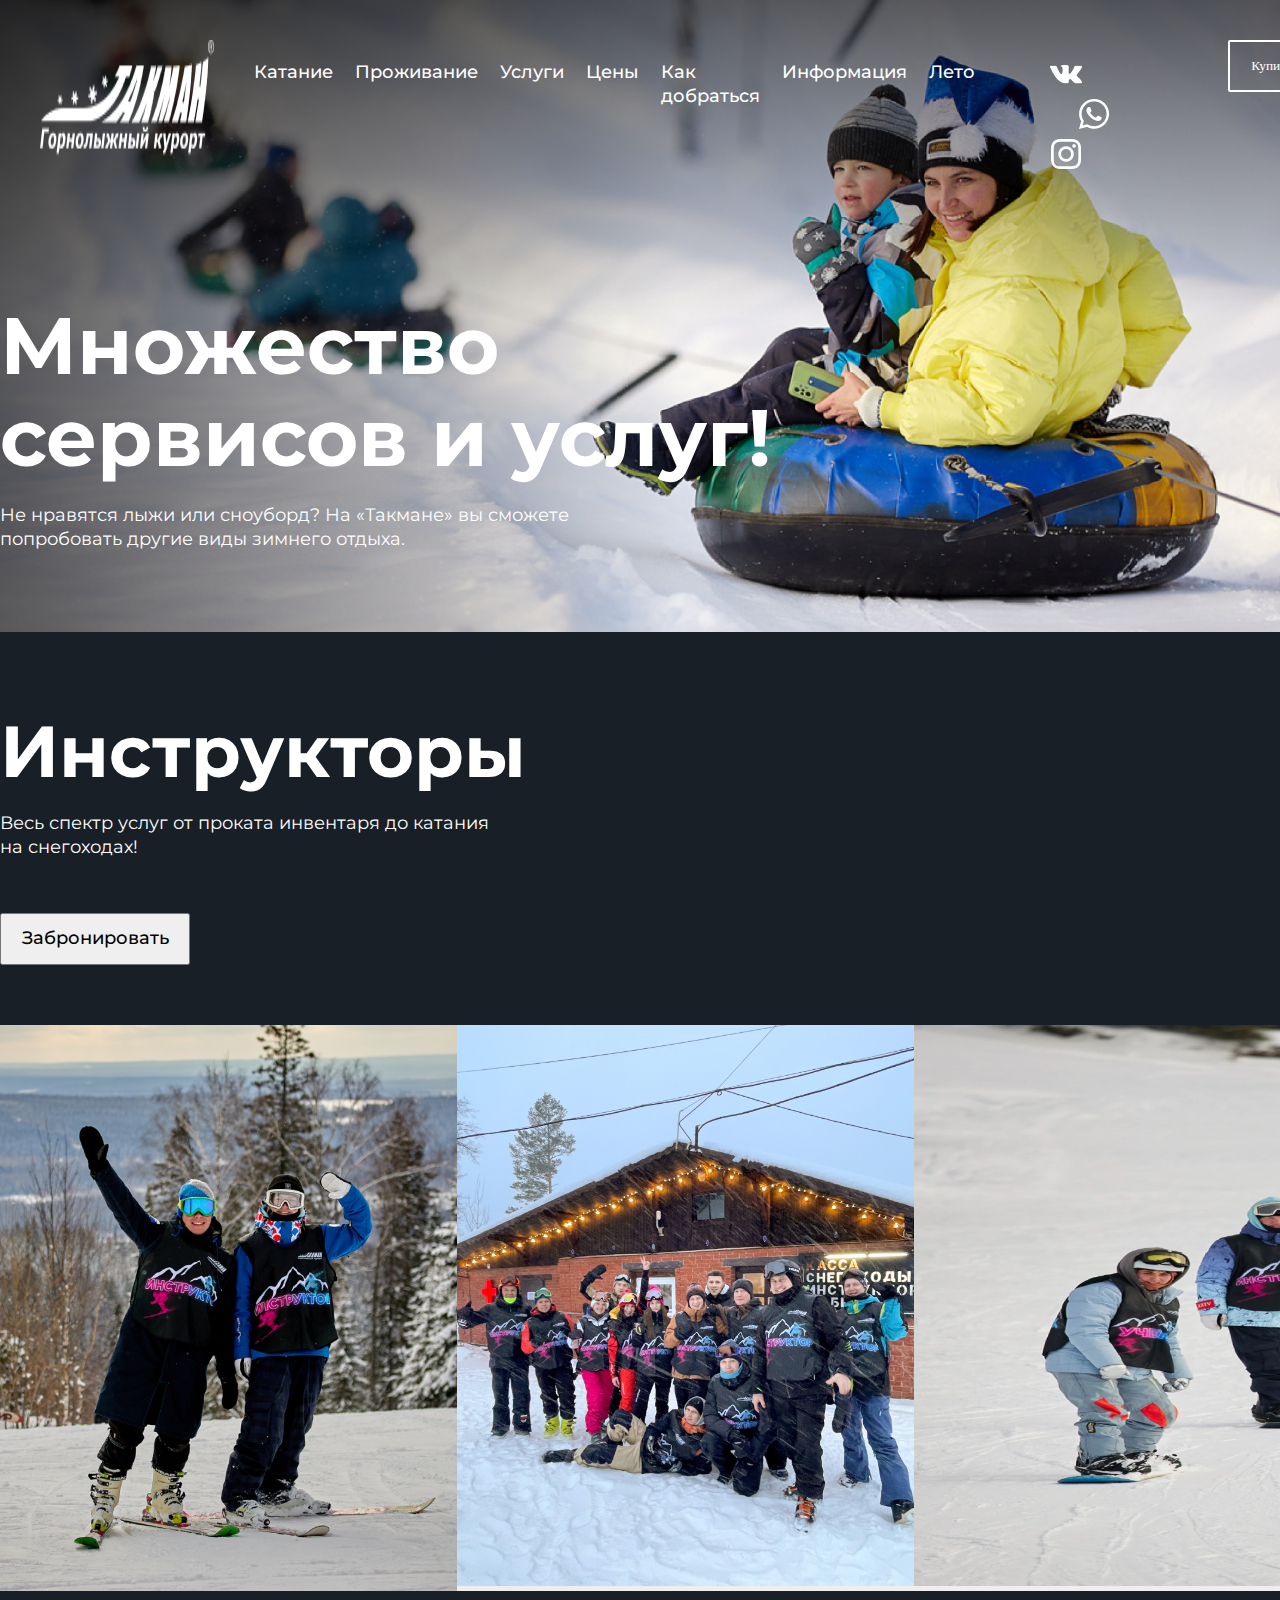
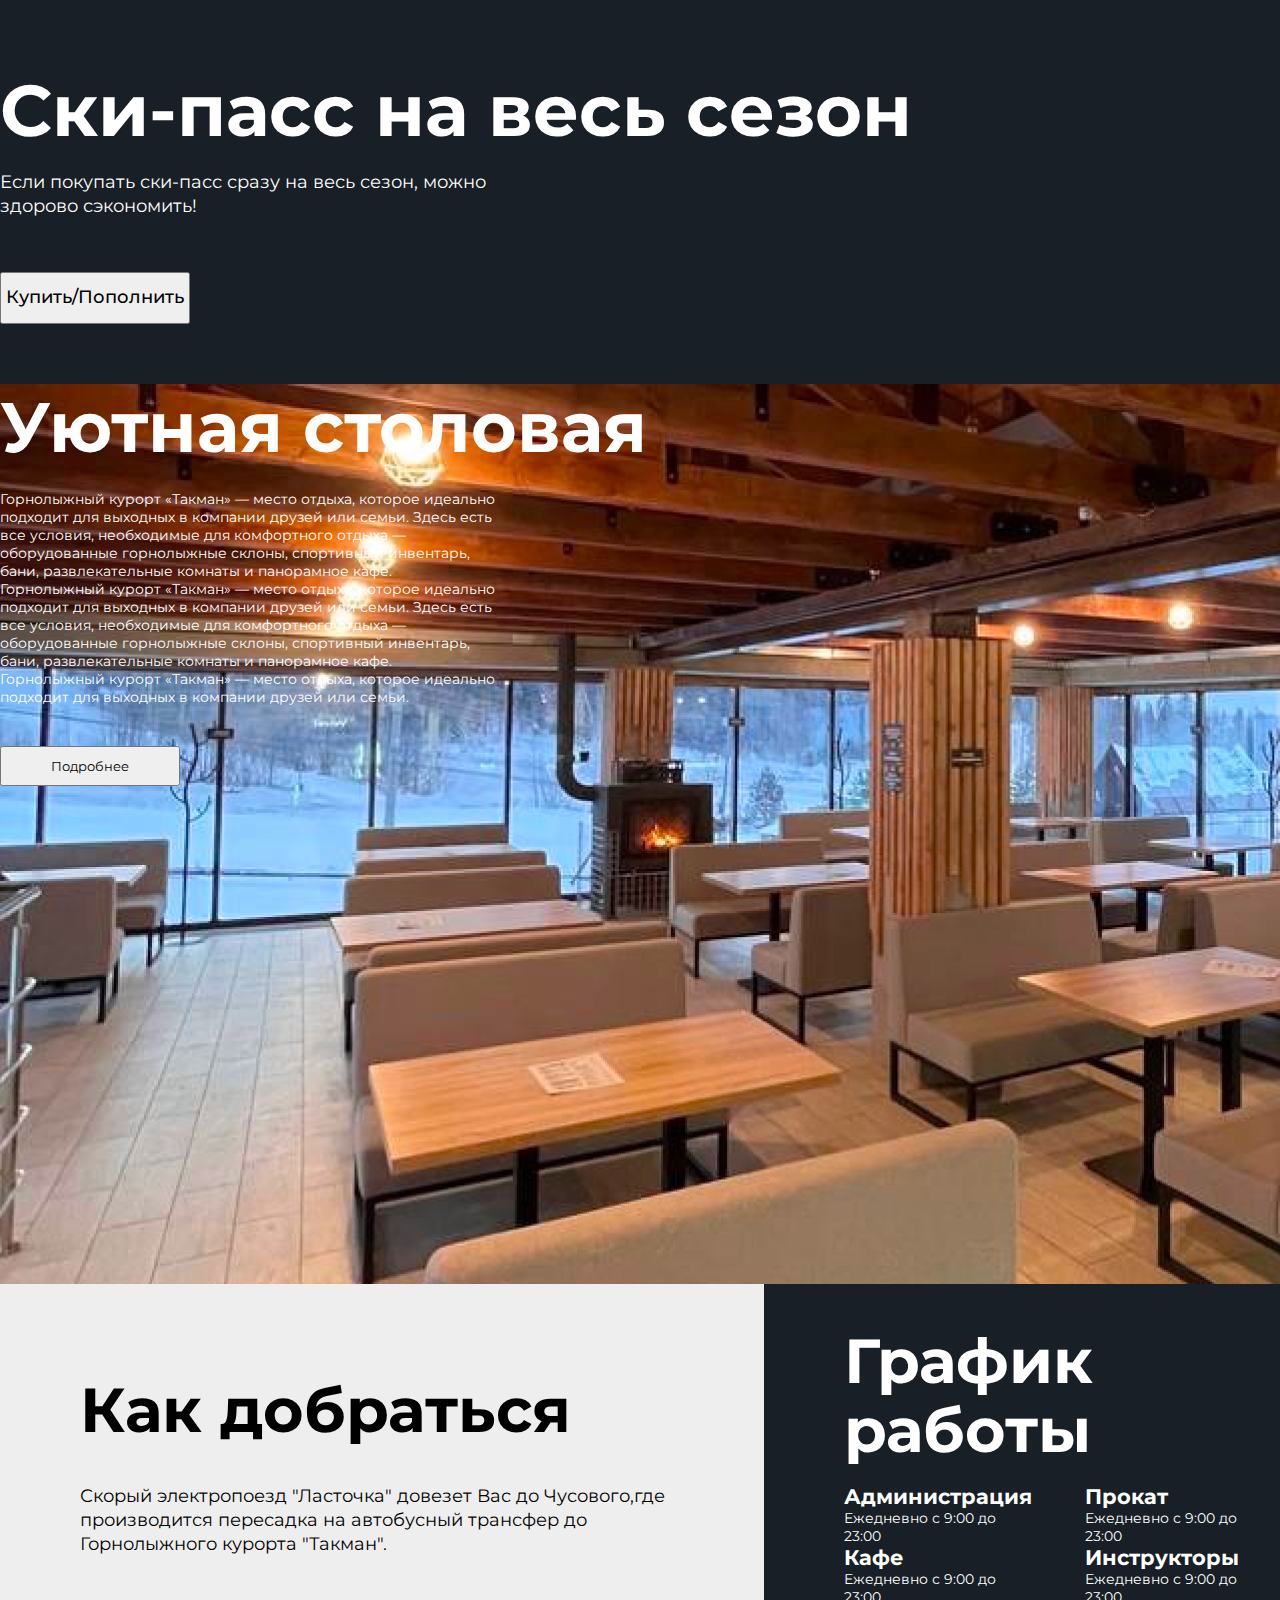
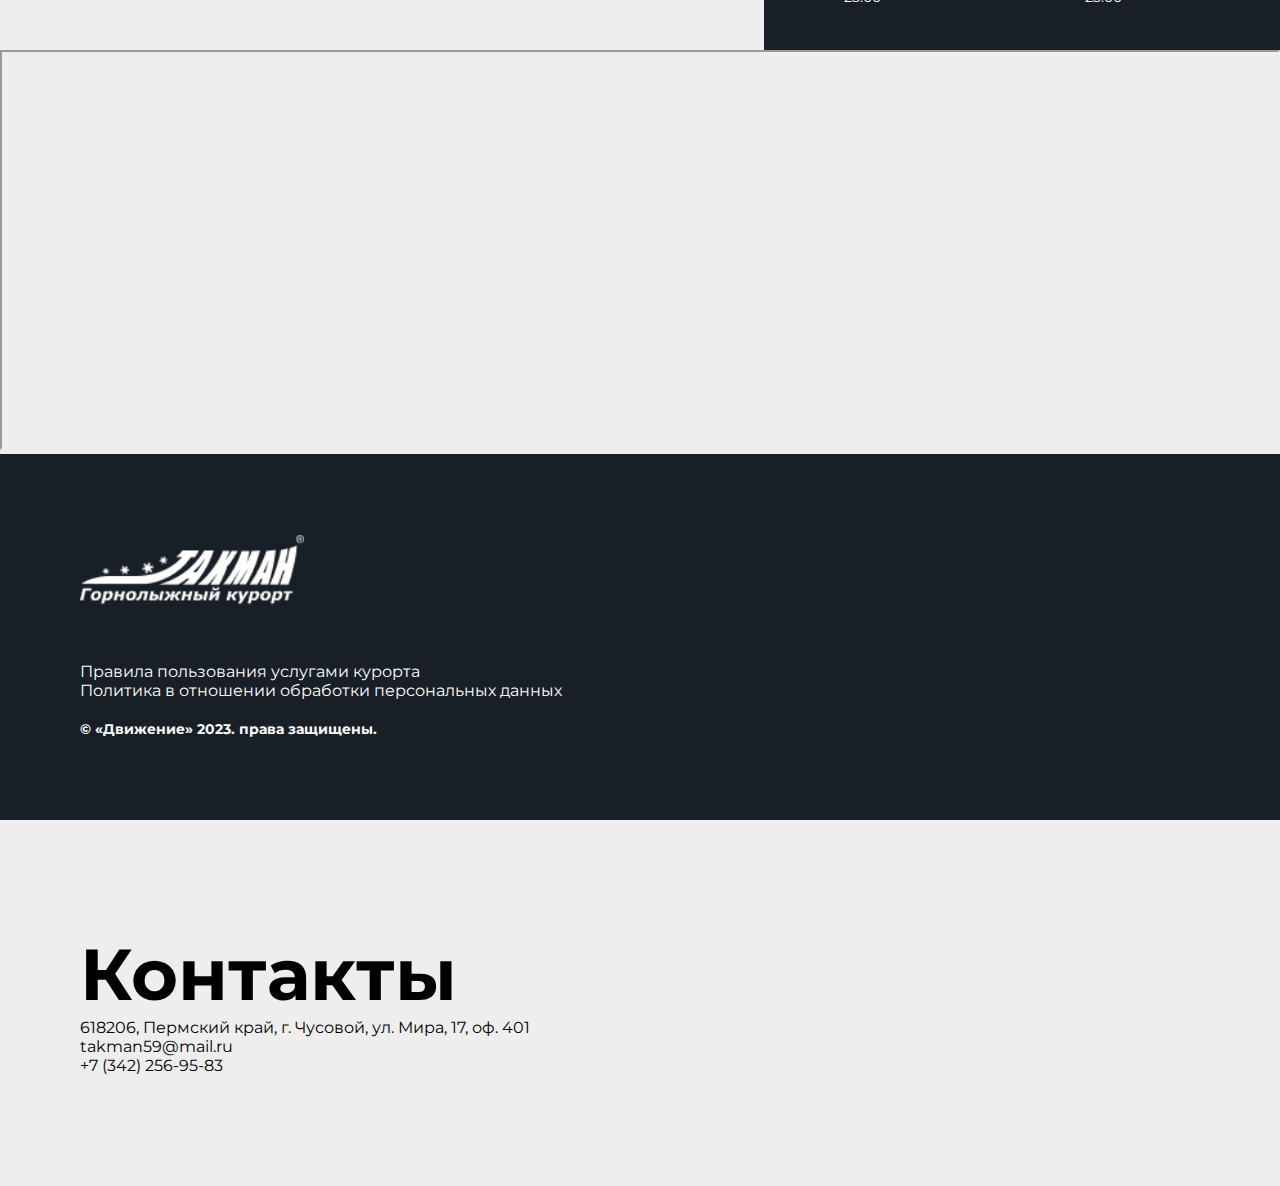
<file: service.html>
<!DOCTYPE html>
<html lang="en">
  <head>
    <meta charset="UTF-8" />
    <meta name="viewport" content="width=device-width, initial-scale=1.0" />
    <link rel="stylesheet" href="./service.css" />
    <link rel="stylesheet" href="./mobile-service.css" />
    <link rel="shortcut icon" href="img/icon.png" type="image/x-icon">
    <link rel="stylesheet"
      href="https://cdn.jsdelivr.net/npm/swiper@11/swiper-bundle.min.css"
    />
    <title>Service</title>
  </head>
  <body>
    <header class="header">
      <div class="container">
        <div class="header__nav">
          <img
            class="header_nav_logo"
            src="./img/такман.png"
            alt="headerLogo"
          />
          <ul class="header_nav_list">
            <li><a class="header_list_a" href="index.html">Катание</a></li>
            <li><a class="header_list_a" href="">Проживание</a></li>
            <li><a class="header_list_a" href="">Услуги</a></li>
            <li><a class="header_list_a" href="">Цены</a></li>
            <li><a class="header_list_a" href="">Как добраться</a></li>
            <li><a class="header_list_a" href="">Информация</a></li>
            <li><a class="header_list_a" href="">Лето</a></li>
          </ul>
          <div onclick="showBurger()" class="burger"></div>
          <div class="social__network">
            <img class="vk social" src="./img/vk-icon-white.png" alt="vk" />
            <img
              class="whatsapp social"
              src="./img/whatsapp-icon-white.png"
              alt="whatsapp"
            />
            <a href=""
              ><img
                class="instagram social"
                src="./img/instagram-icon-white.png"
                alt="instagram"
              />
            </a>
          </div>
          <button class="header_nav_btn">Купить онлайн</button>
        </div>
      </div>
    </header>
    <main>
      <section class="banner">
        <div class="container">
          <div class="banner__txt">
            <h1>Множество сервисов и услуг!</h1>
            <p>
              Не нравятся лыжи или сноуборд? На «Такмане» вы сможете попробовать
              другие виды зимнего отдыха.
            </p>
          </div>
        </div>
      </section>
      <section class="instruction">
        <div class="container">
          <div class="instruction__top">
            <h1>Инструкторы</h1>
            <p>
              Весь спектр услуг от проката инвентаря до катания на снегоходах!
            </p>
            <button>Забронировать</button>
          </div>
        </div>
      </section>
      <section class="slider__uslugi">
        <div class="swiper mySwiper">
          <div class="swiper-wrapper">
            <div class="swiper-slide">
              <img src="./img/slider-uslugi.png" alt="" />
            </div>
            <div class="swiper-slide">
              <img src=".//img/uslugi0slider2.png" alt="" />
            </div>
            <div class="swiper-slide">
              <img src="./img/slider-uslugi3.png" alt="" />
            </div>
          </div>
        </div>
      </section>
      <section class="instruction">
        <div class="container">
          <div class="instruction__top">
            <h1>Ски-пасс на весь сезон</h1>
            <p>
              Если покупать ски-пасс сразу на весь сезон, можно здорово
              сэкономить!
            </p>
            <button class="size">Купить/Пополнить</button>
          </div>
        </div>
      </section>
      <section class="slider__uslugi">
        <div class="swiper mySwiper2">
          <div class="swiper-wrapper">
            <div class="swiper-slide">
              <div class="swiper__back1 swiptxt">
                <div class="container">
                  <div class="swiper-flex">
                    <h1>Уютная столовая</h1>
                    <p class="span">
                      Горнолыжный курорт «Такман» — место отдыха, которое
                      идеально подходит для выходных в компании друзей или
                      семьи. Здесь есть все условия, необходимые для комфортного
                      отдыха — оборудованные горнолыжные склоны, спортивный
                      инвентарь, бани, развлекательные комнаты и панорамное
                      кафе. Горнолыжный курорт «Такман» — место отдыха, которое
                      идеально подходит для выходных в компании друзей или
                      семьи.
                      <span>
                        Здесь есть все условия, необходимые для комфортного
                        отдыха — оборудованные горнолыжные склоны, спортивный
                        инвентарь, бани, развлекательные комнаты и панорамное
                        кафе. Горнолыжный курорт «Такман» — место отдыха,
                        которое идеально подходит для выходных в компании друзей
                        или семьи.</span
                      >
                    </p>
                    <button>Подробнее</button>
                  </div>
                </div>
              </div>
            </div>
            <div class="swiper-slide">
              <div class="swiper__back2 swiptxt">
                <div class="container">
                  <h1>Прокат инвентаря</h1>
                  <p>
                    Горнолыжный курорт «Такман» — место отдыха, которое идеально
                    подходит для выходных в компании друзей или семьи. Здесь
                    есть все условия, необходимые для комфортного отдыха —
                    оборудованные горнолыжные склоны, спортивный инвентарь,
                    бани, развлекательные комнаты и панорамное кафе.
                  </p>
                  <button>Подробнее</button>
                </div>
              </div>
            </div>
            <div class="swiper-slide">
              <div class="swiper__back3 swiptxt">
                <div class="container">
                  <h1>Катание на снегоходах</h1>
                  <p>
                    Не нравятся лыжи или сноуборд? На «Такмане» вы сможете
                    попробовать другие виды зимнего отдыха.
                  </p>
                  <button>Подробнее</button>
                </div>
              </div>
            </div>
          </div>
          <!-- <div class="swiper-pagination2"></div> -->
        </div>
      </section>
      <section class="grafic">
        <div class="container">
          <div class="grafic__left graf">
            <h1>Как добраться</h1>
            <p>
              Скорый электропоезд "Ласточка" довезет Вас до Чусового,где
              производится пересадка на автобусный трансфер до Горнолыжного
              курорта "Такман".
            </p>
          </div>
          <div class="grafic__right graf">
            <h1>График работы</h1>
            <div class="grafic-flex">
              <div class="grafic__right__text-top">
                <h2>Администрация</h2>
                <p>Ежедневно с 9:00 до 23:00</p>
                <h2>Кафе</h2>
                <p>Ежедневно с 9:00 до 23:00</p>
              </div>
              <div class="grafic__right__text-bottom">
                <h2>Прокат</h2>
                <p>Ежедневно с 9:00 до 23:00</p>
                <h2>Инструкторы</h2>
                <p>Ежедневно с 9:00 до 23:00</p>
              </div>
            </div>
          </div>
        </div>
      </section>
      <div class="map">
        <div style="position: relative; overflow: hidden">
          <a
            href="https://yandex.ru/maps/10309/bishkek/?utm_medium=mapframe&utm_source=maps"
            style="color: #eee; font-size: 12px; position: absolute; top: 0px"
            >Бишкек</a
          ><a
            href="https://yandex.ru/maps/10309/bishkek/house/Y00Ycw9hQEYCQFpofXR2eH1lYw==/inside/?ll=74.583527%2C42.879644&tab=inside&utm_medium=mapframe&utm_source=maps&z=17"
            style="color: #eee; font-size: 12px; position: absolute; top: 14px"
            >Улица Темиркула Уметалиева, 113 — Яндекс Карты</a
          ><iframe
            src="https://yandex.ru/map-widget/v1/?ll=74.583527%2C42.879644&mode=whatshere&tab=inside&whatshere%5Bpoint%5D=74.582159%2C42.879071&whatshere%5Bzoom%5D=17&z=17"
            width="1890"
            height="600"
            frameborder="1"
            allowfullscreen="true"
            style="position: relative"
          ></iframe>
        </div>
      </div>
    </main>
    <footer>
      <div class="contact__left graf">
        <img src="./img/logo 2такманpng.png" alt="" />
        <p>Правила пользования услугами курорта</p>
        <p>Политика в отношении обработки персональных данных</p>
        <h5>© «Движение» 2023. права защищены.</h5>
      </div>
      <div class="contact__right graf">
        <h1>Контакты</h1>
        <p>618206, Пермский край, г. Чусовой, ул. Мира, 17, оф. 401</p>
        <p>takman59@mail.ru</p>
        <p>+7 (342) 256-95-83</p>
      </div>
    </footer>
    <script src="https://cdn.jsdelivr.net/npm/swiper@11/swiper-bundle.min.js"></script>

    <!-- Initialize Swiper -->
    <script>
      let swiper2 = new Swiper(".mySwiper2", {
        pagination: {
          el: ".swiper-pagination2",
          clickable: true,
          renderBullet: function (index, className) {
            return '<span class="' + className + '">' + (index + 1) + "</span>";
          },
        },
      });
      let swiper1 = new Swiper(".mySwiper", {
        slidesPerView: 2.8,
        spaceBetween: 0,
        freeMode: true,
        pagination: {
          el: ".swiper-pagination",
          clickable: true,
        },
      });
    </script>
  </body>
</html>
</file>
<file: service.css>
@import url("https://fonts.googleapis.com/css2?family=Montserrat:ital,wght@0,100..900;1,100..900&display=swap");
* {
  margin: 0;
  padding: 0;
  box-sizing: border-box;
  list-style: none;
  font-family: "Montserrat", sans-serif;
}

.container {
  max-width: 1440px;
  margin: 0 auto;
}
.header{
  position: absolute;
  padding: 40px;
}
.header__nav {
  display: flex;
}

.header_nav_list {
  display: flex;
  column-gap: 22px;
  padding-top: 21px;
  padding-left: 40px;
  padding-right: 73px;
}


.header_list_a {
  text-decoration: none;
  color: white;
  font-weight: 500;
  font-size: 18px;
  line-height: 133%;
  font-family: "Montserrat", sans-serif;
  cursor: pointer;
}

.header_list_a:hover {
  color: #FFB802;
  transition: .3s;
}

.social__network {
  padding-top: 16px;
}

.vk {
  cursor: pointer;
}

.vk:hover {
  color: rgb(72, 72, 226);
}

.whatsapp {
  padding-right: 27px;
  padding-left: 28px;
  cursor: pointer;
}

.instagram {
  cursor: pointer;
}

.header_nav_btn {
  width: 170px;
  height: 52px;
  background: none;
  border: 2px solid #fff;
  border-radius: 2px;
  color: #fff;
  cursor: pointer;
  margin-left: 50px;
  font-family: "Formular", sans-serif;
}
.banner {
  padding-top: 300px;
  padding-bottom: 80px;
  background: url("./img/background-uslugipng.png") center/cover, no-repeat;
}
.banner h1 {
  width: 773px;
  font-weight: 700;
  color: #fff;
  font-size: 80px;
  line-height: 115%;
}
.banner p {
  margin-top: 20px;
  width: 630px;
  font-weight: 400;
  font-size: 18px;
  line-height: 133%;
  color: white;
}
.instruction {
  background-color: #181f26;
  padding: 80px 0 60px;
}
.instruction h1 {
  font-weight: 700;
  font-size: 72px;
  color: white;
  line-height: 111%;
}
.instruction p {
  width: 510px;
  margin-top: 20px;
  color: #fff;
  font-weight: 400;
  font-size: 18px;
  line-height: 133%;
}
.instruction button {
  width: 190px;
  height: 52px;
  margin-top: 53px;
  font-weight: 500;
  font-size: 18px;
  line-height: 133%;
  /* text-align: center; */
}
button:hover{
    background: #FFB802;
    border: none;
    transition: .3s;
}
.swiper__back1 {
  width: 100%;
  height: 100vh;
  background: url("./img/bacground-slider.png");
}
.swiptxt h1{
  font-size: 70px
}
.swiptxt p{
  font-size: 14px;
  width:500px;
  margin-top: 20px;
  text-align: left;
}
.swiptxt{
  color: white;
}
.swiptxt button{
  width: 180px;
  height: 40px;
  margin-top: 40px;
}
.swiper__back2 {
  width: 100%;
  height: 100vh;
  background: url("./img/background-slider2.png");
}
.swiper__back3 {
  width: 100%;
  height: 100vh;
  display: flex;
  background: url("./img/background-slider3.png");
}
.grafic .container {
  max-width: 100%;
  display: flex;
  align-items: center;
}
.graf {
  height: 366px;
  display: flex;
  padding: 80px;
  flex-direction: column;
  justify-content: center;
}
.grafic__left h1 {
  font-weight: 700;
  font-size: 62px;
  line-height: 111%;
}
.grafic__left p {
  width: 604px;
  margin-top: 40px;
  font-weight: 400;
  font-size: 18px;
  line-height: 133%;
}
.grafic__right {
  width: 900px;
  color: #fff;
  background-color: #181f26;
}
.grafic__right h1 {
  color: #fff;
  font-weight: 700;
  font-size: 62px;
  line-height: 111%;
}
.grafic__right__text-top {
  flex-direction: column;
}
.grafic-flex {
  margin-top: 20px;
  display: flex;
  column-gap: 53px;
}
.contact__box {
  display: flex;
}
.contact__left {
  color: #fff;
  background-color: #181f26;
}
.contact__left img {
  width: 20%;
  margin-bottom: 4%;
}
.contact__left p {
  font-size: 16px;
}
.contact__left h5 {
  font-size: 14px;
  margin-top: 20px;
}
.contact__right h1 {
  font-size: 72px;
}
.contact__right p {
  font-size: 16px;
}
html,
body {
  position: relative;
  height: 100%;
}

body {
  background: #eee;
  font-family: Helvetica Neue, Helvetica, Arial, sans-serif;
  font-size: 14px;
  color: #000;
  margin: 0;
  padding: 0;
}

.swiper {
  width: 100%;
  height: 100%;
}

.swiper-slide {
  /* text-align: center; */
  font-size: 18px;
  background: #fff;
  display: flex;
  /* justify-content: center;
  align-items: center; */
}

.swiper-slide img {
  display: block;
  width: 100%;
  height: 100%;
  object-fit: cover;
}

.swiper-pagination-bullet {
  width: 20px;
  height: 20px;
  text-align: center;
  line-height: 20px;
  font-size: 12px;
  color: #000;
  opacity: 1;
  background: rgba(0, 0, 0, 0.2);
}

.swiper-pagination-bullet-active {
  color: #fff;
  background: #007aff;
}
</file>
<file: mobile-service.css>
@media (width<500px) {
  /* ----------------------------HEADER----------------------------- */

  .container {
    max-width: 80%;
    margin: 0 auto;
  }
  .header {
    padding: 5%;
  }
  .header_nav_list {
    display: none;
  }

  .social__network {
    display: none;
  }

  .header_nav_btn {
    display: none;
  }

  .header__nav img {
    width: 109px;
    height: 40px;
  }

  .burger {
    width: 28px;
    height: 2px;
    background: white;
    position: absolute;
    right: -198px;
    top: 32px;
    z-index: 11;
    border-radius: 1px;
  }
  .burger::before {
    content: "";
    width: 28px;
    height: 2px;
    background: white;
    position: absolute;
    top: -12px;
    border-radius: 1px;
  }
  .burger::after {
    content: "";
    width: 28px;
    height: 2px;
    background: white;
    position: absolute;
    top: 12px;
    border-radius: 1px;
  }

  .burger.active {
    background: none;
  }



  /* ----------------------------MAIN----------------------------- */

  /* --------------SECTION1---------------- */

  .banner {
    height: 100vh;
    background: url("./img/backbanner.png") center/cover no-repeat;
  }

  .span span{
    display: none;
  }
  .swiptxt{
    display: flex;
    align-items: center;
  }
  .banner__txt h1 {
    width: 100%;
    font-size: 290%;
  }
  .banner__txt p {
    width: 100%;
    font-weight: 400;
    font-size: 110%;
    margin-top: 7%;
    line-height: 133%;
  }
  .instruction{
    padding: 10% 0;
  }
  .instruction__top h1 {
    font-size: 140%;
  }
  .instruction__top p {
    font-size: 90%;
    width: 80%  ;
  }
  .instruction__top button {
    margin-top: 20px;
    width: 120px;
    height: 30px;
    font-size: 10px;
  }
  .swiper-slide h1 {
    width: 100%;
    font-size: 140%;
  }
  .swiper-slide p {
    font-size: 100%;
    width: 100%;
  }

  .swiper-slide button {
    margin-top: 20px;
    width: 120px;
    height: 30px;
    font-size: 10px;
  }
  .graf {
    height: 30vh;
    padding: 5%;
  }
  .grafic__right {
    width: 100%;
  }
  .grafic__right__text-bottom {
    display: none;
  }
  .grafic-flex {
    display: inline-block;
    column-gap: 0;
  }
  .grafic__left p {
    margin-top: 5%;
  }
  .grafic .container {
    display: block;
  }
  .graf h1 {
    font-size: 100%;
  }
  .graf h2 {
    font-size: 12px;
  }
  .graf p {
    width: 80%;
    font-size: 80%;
  }
  .contact__box {
    display: block;
  }
}

.map iframe {
  width: 100%;
  height: 400px;
}
</file>
